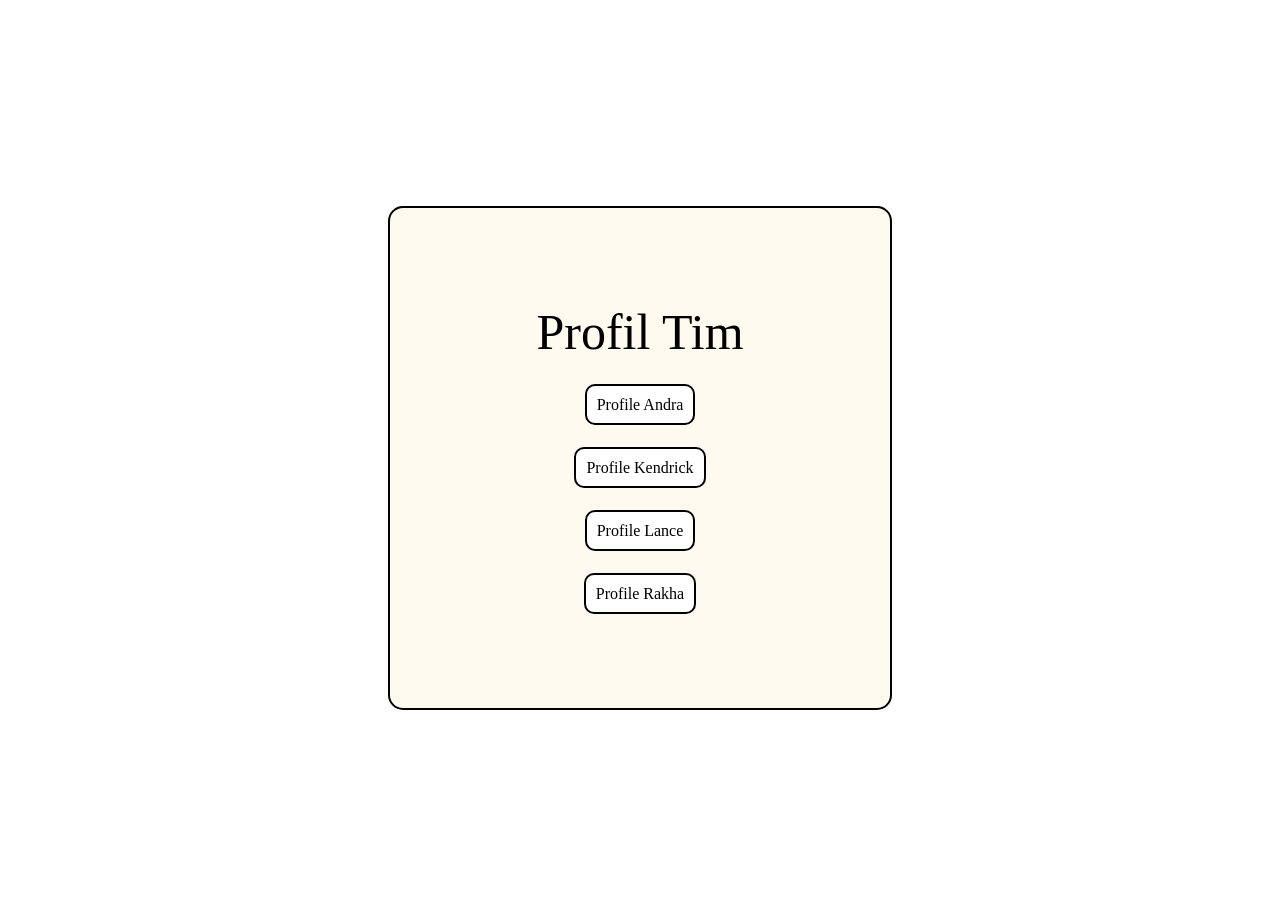
<file: index.html>
<!DOCTYPE html>
<html lang="en">

<head>
    <meta charset="UTF-8">
    <meta name="viewport" content="width=device-width, initial-scale=1.0">
    <title>Document</title>
    <style>
        body {
            display: flex;
            justify-content: center;
            align-items: center;
            min-height: 100vh;
            font-family: Georgia, 'Times New Roman', Times, serif;
        }

        #container {
            display: flex;
            justify-content: center;
            align-items: center;
            flex-direction: column;
            gap: 25px;
            width: 500px;
            height: 500px;
            background-color: floralwhite;
            border-radius: 15px;
            border: 2px solid black;
        }

        #container> :nth-child(1) {
            font-size: 50px;
        }

        a {
            text-decoration: none;
            color: black;
            background: #ffffff;
            border: 2px solid  black;
            border-radius: 10px;
            padding: 10px;      
        }

        #container :nth-child(2), 
        #container :nth-child(3),
        #container :nth-child(4),
        #container :nth-child(5){
            margin: 10px;
        }

    </style>
</head>

<body>
    <div id="container">
        <div>
            Profil Tim
        </div>
        <div>
            <a href="Andra/Andra.html">Profile Andra</a>
        </div>
        <div>
            <a href="Kendrick/Kendrick.html">Profile Kendrick</a>
        </div>
        <div>
            <a href="Lance/Lance.html">Profile Lance</a>
        </div>
        <div>
            <a href="Rakha/Rakha.html">Profile Rakha</a>
        </div>
    </div>

</body>

</html>
</file>
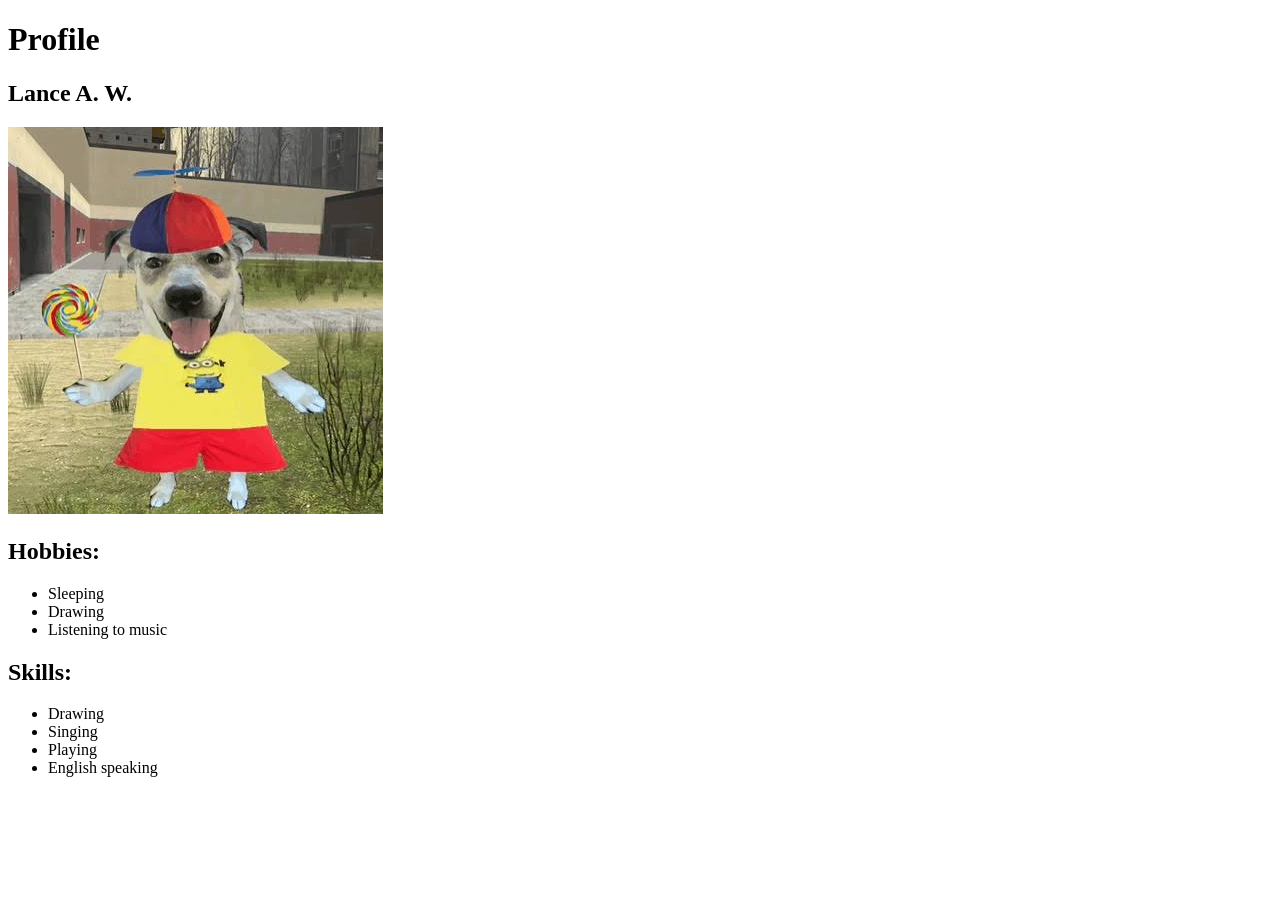
<file: Lance.html>
<!DOCTYPE html>
<html lang="en">
<head>
    <meta charset="UTF-8">
    <meta name="viewport" content="width=device-width, initial-scale=1.0">
    <title>Document</title>
    <style>

    </style>
</head>
<body>
    <h1>Profile</h1>
    <h2>Lance A. W.</h2>
    <img src="happy_dog.jpg">
    <h2>Hobbies:</h2>
    <ul>
        <li>Sleeping</li>
        <li>Drawing</li>
        <li>Listening to music</li>
    </ul>
    <h2>Skills:</h2>
    <ul>
        <li>Drawing</li>
        <li>Singing</li>
        <li>Playing</li>
        <li>English speaking</li>
    </ul>
</body>
</html>
</file>
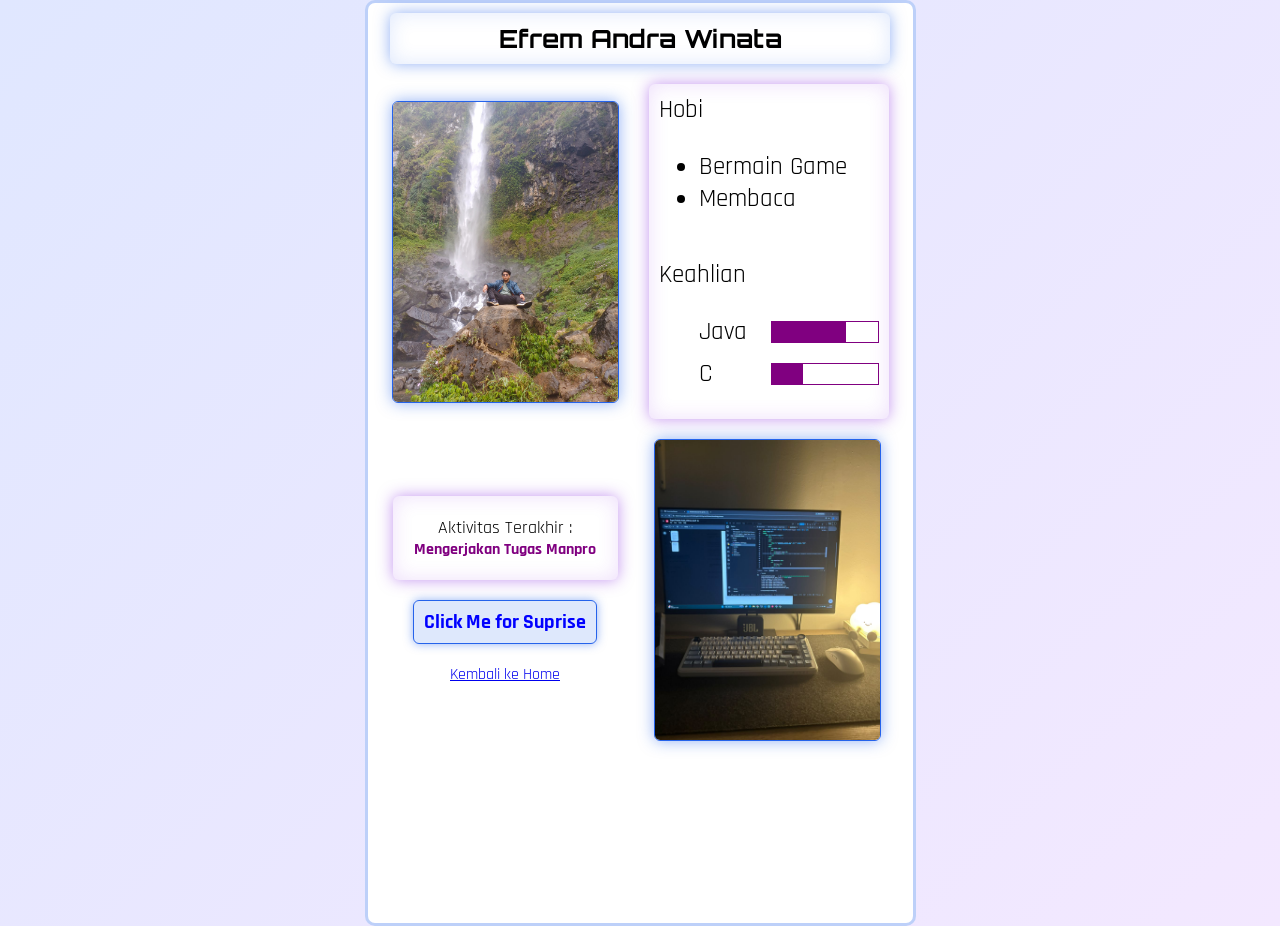
<file: Andra/Andra.html>
<!DOCTYPE html>
<html lang="en">

<head>
    <meta charset="UTF-8">
    <meta name="viewport" content="width=device-width, initial-scale=1.0">
    <title>Document</title>
    <link rel="stylesheet" href="styles.css">
    <link
        href="https://fonts.googleapis.com/css2?family=Orbitron:wght@500;700&family=Rajdhani:wght@500;700&display=swap"
        rel="stylesheet">
        <script src="script.js" defer></script>
</head>

<body>
    <div id="content-wrapper">
        <div>Efrem Andra Winata</div>
        <div id="content_1">
            <div>
                <img src="20240731_145434.jpg" alt="" height="300">
            </div>
            <div>
                <div id="Hobi-wrapper">
                    <div>Hobi</div>
                    <ul>
                        <li>Bermain Game</li>
                        <li>Membaca</li>
                    </ul>
                </div>
                <div id="keahlian-wrapper">
                    <div>Keahlian</div>
                    <ul class="skill">
                        <li>
                            <span class="skill-name">Java</span>
                            <div class="grafik">
                                <div class="isi-grafik" style="width: 70%"></div>
                            </div>
                        </li>
                        <li>
                            <span class="skill-name">C</span>
                            <div class="grafik">
                                <div class="isi-grafik" style="width: 30%"></div>
                            </div>
                        </li>
                    </ul>
                </div>
            </div>
        </div>
        <div id="content_2">
            <div>
                <div id="text-area">
                    <div>Aktivitas Terakhir : </div>
                    <div>Mengerjakan Tugas Manpro</div>
                </div>
                <div>
                    <button class="btn" id="btn-surprise">Click Me for Suprise</button>
                    <img id="gif-surprise" src="surprise.gif" alt="surprise" width="150">
                    <div id="overlay"></div>
                </div>
                <a href="..\index.html" class="btn-home">Kembali ke Home</a>
            </div>
            <div>
                <img src="aktivitasTerakhir1.jpg" alt="Gambar ngoding" height="300">
            </div>
        </div>
    </div>
</body>

</html>
</file>
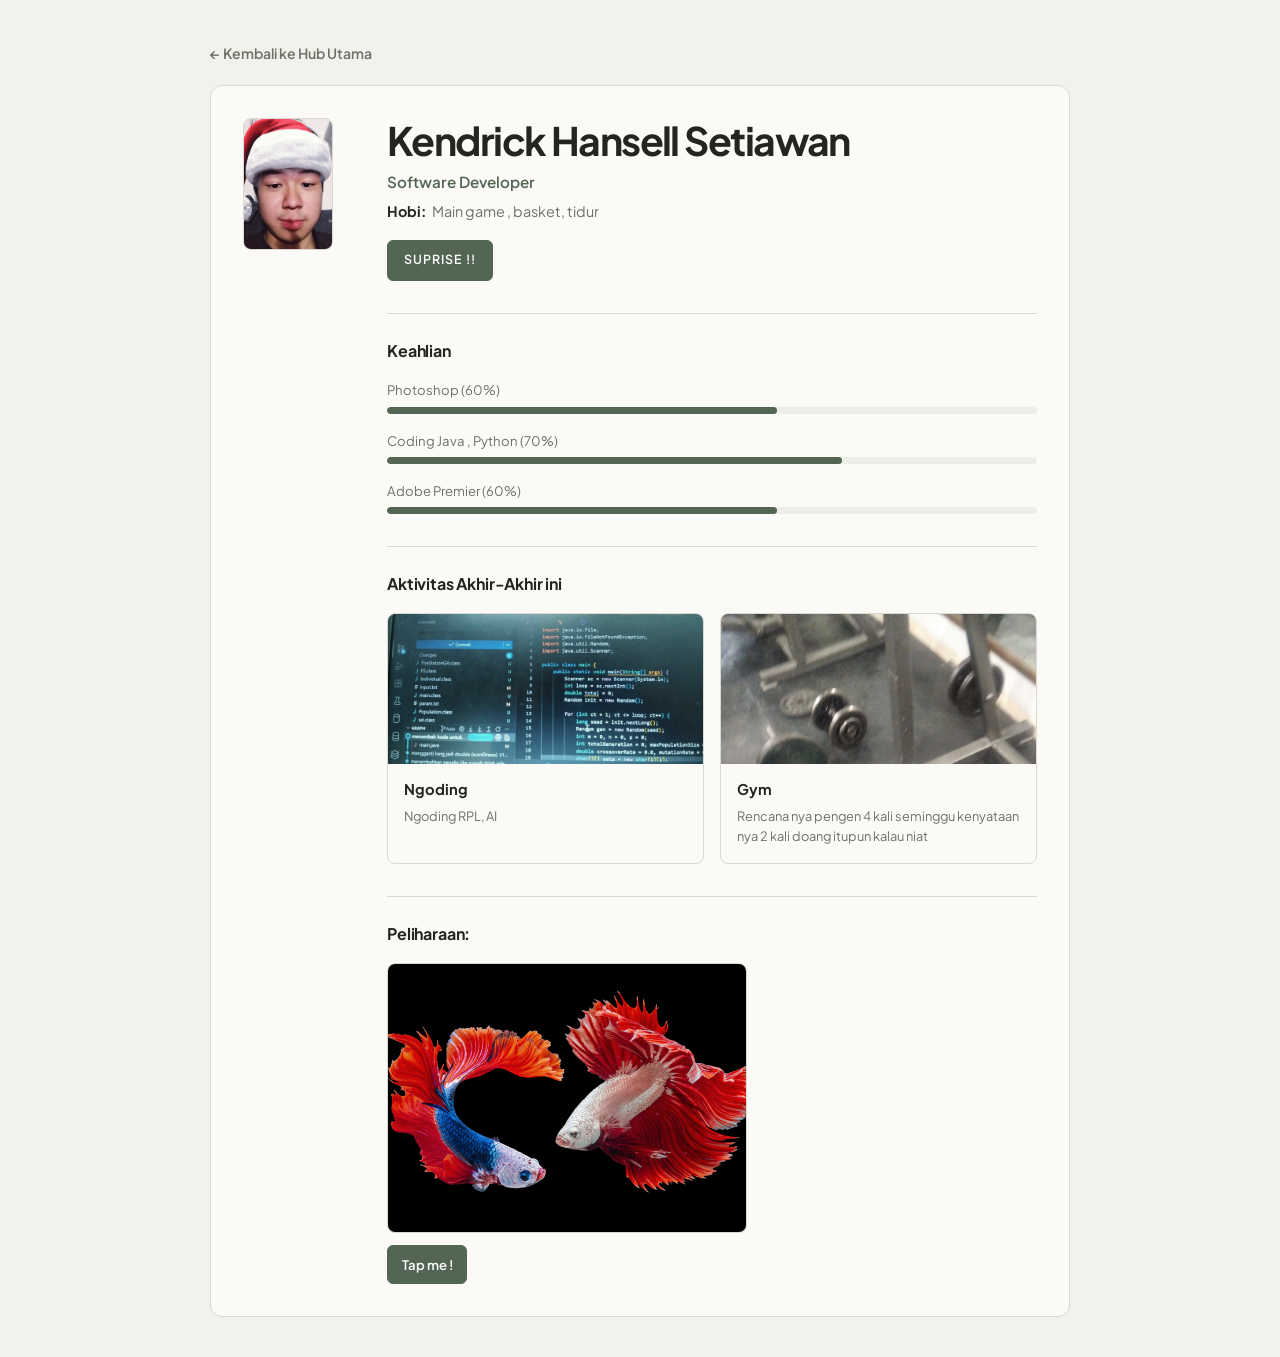
<file: kendrick/Kendrick.html>
<!DOCTYPE html>
<html lang="id">

<head>
    <meta charset="UTF-8">
    <meta name="viewport" content="width=device-width, initial-scale=1.0">
    <title>Profil Anggota - Super Team</title>
    <link rel="stylesheet" href="Kendrick.css">
    <link href="https://fonts.googleapis.com/css2?family=Plus+Jakarta+Sans:wght@400;600;800&display=swap"
        rel="stylesheet">
    <script src="Script.js" defer></script>

</head>

<body>

    <div class="container">
        <!-- Tombol Kembali (Siklus 1) -->
        <a href="../index.html" class="back-link">&larr; Kembali ke Hub Utama</a>

        <!-- Profile Header (Siklus 1) -->
        <header class="profile-card">
            <img src="./fotokendrick.jpeg" alt="Foto Lucu" class="profile-foto">


            <div class="profile-info">
                <h1>Kendrick Hansell Setiawan</h1>
                <p class="role-text">Software Developer</p>
                <p class="hobi-text"><strong>Hobi:</strong>Main game , basket, tidur</p>
                <button id="surpriseBtn" class="btn-fun" type="button">SUPRISE !!</button>

                <section class="box-section">
                    <h3>Keahlian</h3>

                    <div class="skill-bar">
                        <span class="skill-label">Photoshop (60%)</span>
                        <div class="bar">
                            <div class="fill" style="width: 60%;"></div>
                        </div>
                    </div>

                    <div class="skill-bar">
                        <span class="skill-label">Coding Java , Python (70%)</span>
                        <div class="bar">
                            <div class="fill" style="width: 70%;"></div>
                        </div>
                    </div>

                    <div class="skill-bar">
                        <span class="skill-label">Adobe Premier (60%)</span>
                        <div class="bar">
                            <div class="fill" style="width: 60%;"></div>
                        </div>
                    </div>
                </section>

                <section class="box-section">
                    <h3>Aktivitas Akhir-Akhir ini</h3>
                    <div class="activity-grid">
                        <div class="activity-card">
                            <img src="./fotocoding.jpeg" alt="Koding">
                            <div class="card-body">
                                <h4>Ngoding</h4>
                                <p>Ngoding RPL, AI</p>
                            </div>
                        </div>

                        <div class="activity-card">
                            <img src="./fotogym.jpeg" alt="Gym" class="gymfoto">
                            <div class="card-body">
                                <h4>Gym</h4>
                                <p>Rencana nya pengen 4 kali seminggu kenyataan nya 2 kali doang itupun kalau niat </p>
                            </div>
                        </div>
                    </div>
                </section>
                <section class="box-section">
                    <h3>Peliharaan: </h3>
                    <div class="pet-wrapper">
                        <img src="./fotocupang.avif" loading="lazy" id="imagecupang" alt="Ikan cupang peliharaan">
                        <button id="feedPetBtn" class="btn-small">Tap me !</button>
                    </div>
                </section>

            </div>
        </header>




    </div>

    <div id="petGifOverlay" class="pet-gif-overlay" role="dialog" aria-modal="true"
        aria-label="Animasi ikan cupang" aria-hidden="true">
        <button id="closePetGif" class="pet-gif-close" type="button" aria-label="Tutup animasi">&times;</button>
        <img id="petGif" src="./ikancupang.gif" alt="Animasi ikan cupang">
    </div>

</body>

</html>
</file>
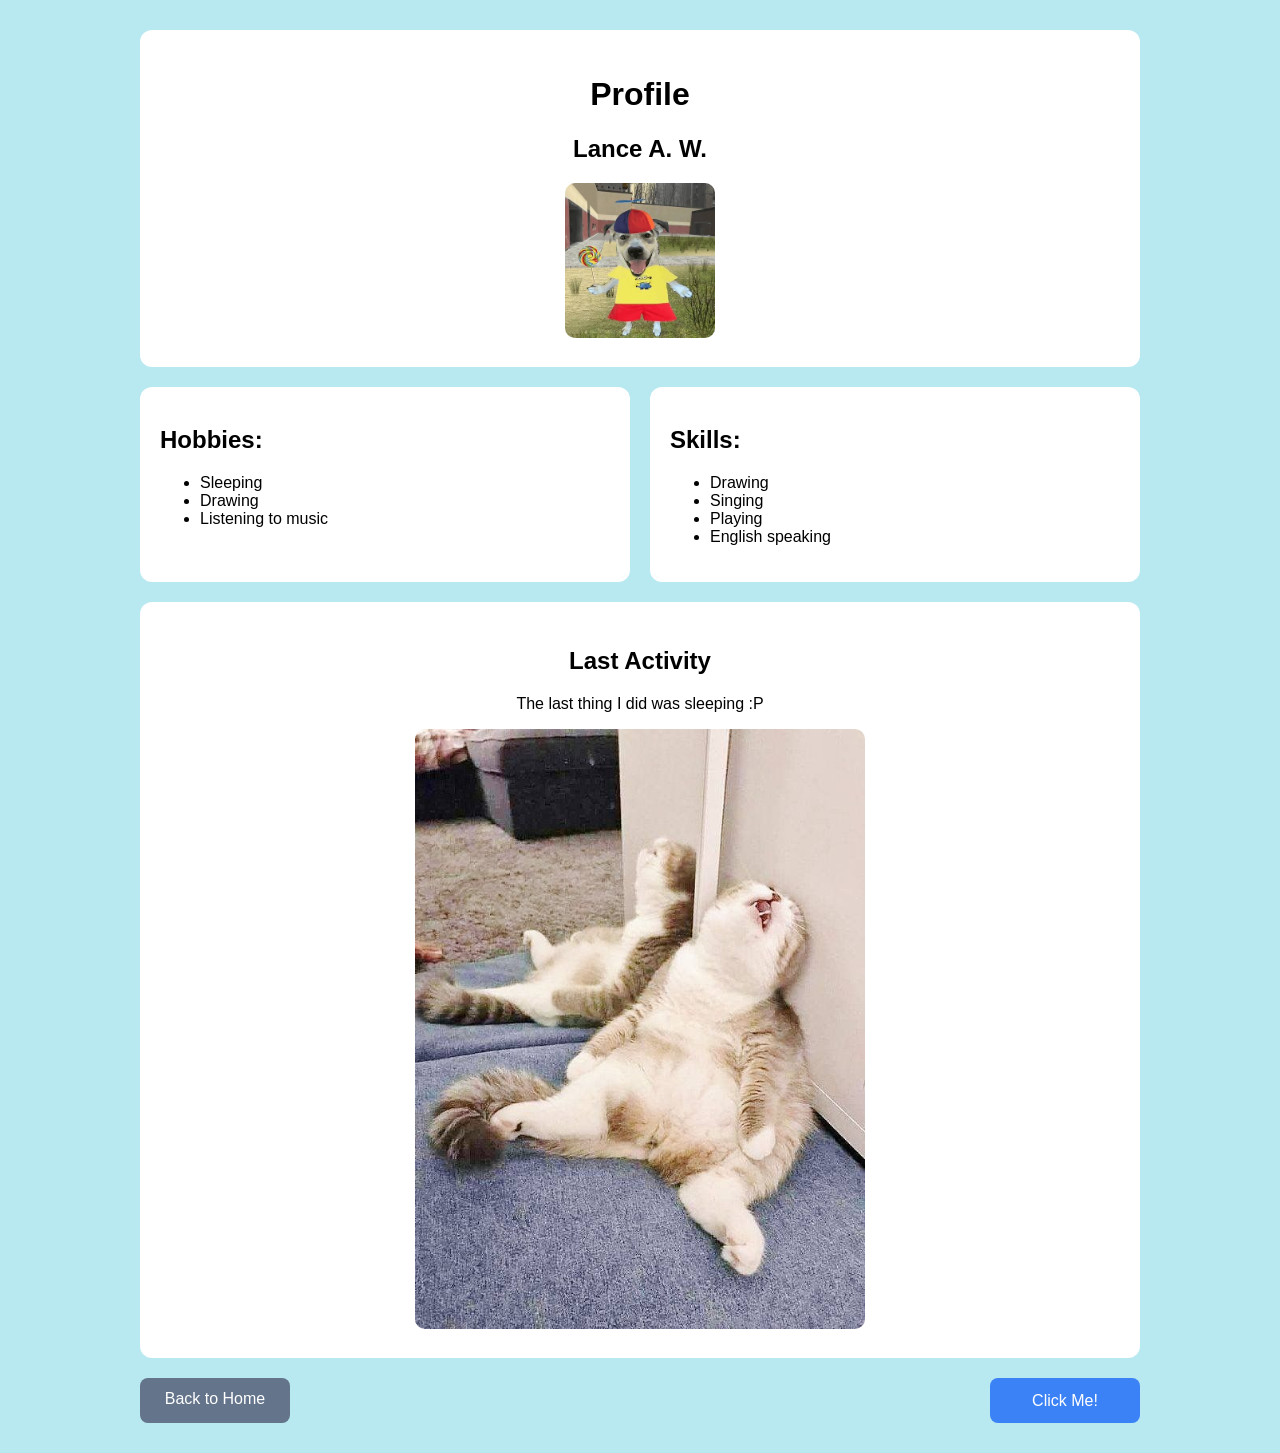
<file: Lance/Lance.html>
<!DOCTYPE html>
<html lang="en">
<head>
    <meta charset="UTF-8">
    <meta name="viewport" content="width=device-width, initial-scale=1.0">
    <title>Profile</title>
    <link rel="stylesheet" href="style.css">
</head>
<body>
    <div class="container">
        <div class="header">
            <h1>Profile</h1>
            <h2>Lance A. W.</h2>
            <img src="happy_dog.jpg" alt="Happy Dog">
        </div>

        <div class="hobbies">
            <h2>Hobbies:</h2>
            <ul>
                <li>Sleeping</li>
                <li>Drawing</li>
                <li>Listening to music</li>
            </ul>
        </div>

        <div class="skills">
            <h2>Skills:</h2>
            <ul>
                <li>Drawing</li>
                <li>Singing</li>
                <li>Playing</li>
                <li>English speaking</li>
            </ul>
        </div>

        <div class="activity">
            <h2>Last Activity</h2>
            <p>The last thing I did was sleeping :P</p>

            <img src="sleeping_cat.jpg" alt="Sleeping Cat" width="450">
        </div>

        <div class="buttons">
            <a href="../index.html" class="home-button">Back to Home</a>

            <button id="interactionButton" class="interaction-button">
                Click Me!
            </button>
        </div>
    </div>

    <div class="gif-screen" id="gifScreen">
        <img id="surpriseGif" src="nyan_cat_gif.gif" alt="Surprise GIF">

        <button id="backButton" class="back-button">
            Back
        </button>
    </div>

    <script src="script.js"></script>
</body>
</html>
</file>
<file: Andra/styles.css>
body {
     display: flex;
     margin: 0px;
     min-width: 100vh;
     justify-content: center;
     font-family: 'Rajdhani', sans-serif;
     background: linear-gradient(135deg, #e0e7ff, #f3e8ff);
 }

 #content-wrapper {
     display: flex;
     flex-direction: column;
     width: 525px;
     min-height: 100vh;
     padding: 10px;
     gap: 20px;
     align-items: center;
     border: 3px solid rgba(37, 99, 235, 0.3);
     border-radius: 10px;
     background: #ffffff;

 }

 #content-wrapper> :nth-child(1) {
     font-family: 'Orbitron', sans-serif;
     display: flex;
     font-size: 25px;
     font-weight: bold;
     width: 500px;
     align-items: center;
     justify-content: center;
     border-radius: 6px;
     box-shadow: 0 0 15px rgba(37, 99, 235, 0.5), inset 0 0 20px rgba(37, 99, 235, 0.15);
     padding: 10px;
     box-sizing: border-box;
 }

 #content_1 {
     display: flex;
     gap: 30px;
     width: 500px;
     justify-content: center;
 }

 #content_1> :nth-child(1) {
     display: flex;
     flex-direction: column;
     align-items: center;
     justify-content: center;
     gap: 10px;

 }

 #content_1> :nth-child(2) {
     display: flex;
     flex-direction: column;
     align-items: center;
     justify-content: center;
     box-sizing: border-box;
     border-radius: 6px;
     box-shadow: 0 0 15px rgba(138, 43, 226, 0.5), inset 0 0 20px rgba(138, 43, 226, 0.15);
     gap: 15px;
     padding: 10px;

 }

 #Hobi-wrapper {
     display: flex;
     flex-direction: column;
     font-size: 25px;
     width: 220px;
     height: 150px;
 }

 #keahlian-wrapper {
     display: flex;
     flex-direction: column;
     font-size: 25px;
     width: 220px;
     height: 150px;
 }

 #content-wrapper> :nth-child(3) {
     display: flex;
     align-items: center;
 }

 .skill li {
     display: flex;
     align-items: center;
     gap: 12px;
     margin-bottom: 10px;
 }

 .skill-name {
     display: inline-block;
     width: 60px;
     flex-shrink: 0;
 }

 .grafik {
     width: 200px;
     height: 20px;
     background-color: white;
     border: 1px solid purple;
 }

 .isi-grafik {
     height: 100%;
     background-color: purple;
 }

 #content_2 {
     display: flex;
     flex-direction: row;
     gap: 30px;
     width: 500px;
     justify-content: center;
 }

 #content_2> :nth-child(1) {
     display: flex;
     flex-direction: column;
     text-align: center;
     box-sizing: border-box;
     gap: 20px;
     width: 225px;
 }

 #text-area {
     padding: 20px;
     border-radius: 6px;
     box-shadow: 0 0 15px rgba(138, 43, 226, 0.5), inset 0 0 20px rgba(138, 43, 226, 0.15);
 }

 #text-area> :nth-child(1) {
     font-size: large;
 }

 #text-area> :nth-child(2) {
     font-weight: bold;
     color: purple;
 }

 #content_2> :nth-child(2) {
     display: flex;
     justify-content: center;
     width: 240px;
 }

 .btn {
     font-family: 'Rajdhani', sans-serif;
     font-size: 20px;
     font-weight: bold;
     color: blue;
     background: rgba(37, 99, 235, 0.15);
     border: 1px solid rgb(37, 99, 235);
     border-radius: 6px;
     padding: 8px 10px;
     cursor: pointer;
     box-shadow: 0 0 10px rgba(37, 99, 235, 0.5);
 }

 #content_1 img,
 #content_2 img {
     border: 1px solid rgb(37, 99, 235);
     border-radius: 6px;
     box-shadow: 0 0 15px rgba(37, 99, 235, 0.5);
 }

 #gif-surprise {
     display: none;
     position: fixed;
     top: 50%;
     left: 50%;
     transform: translate(-50%, -50%);
     width: 300px;
     z-index: 100;
 }

 #overlay {
     display: none;
     position: fixed;
     inset: 0;
     background: rgba(0, 0, 0, 0.6);
     z-index: 99;
 }
</file>
<file: kendrick/Kendrick.css>
:root {
    --page-bg: #f2f1ec;
    --surface: #fbfaf7;
    --surface-muted: #eeeee8;
    --text: #232620;
    --text-muted: #6d7168;
    --accent: #526653;
    --accent-hover: #3f5040;
    --border: #d8d9d2;
}

* {
    box-sizing: border-box;
    margin: 0;
    padding: 0;
}

body {
    min-height: 100vh;
    padding: 2.5rem 1rem;
    background: var(--page-bg);
    color: var(--text);
    font-family: 'Plus Jakarta Sans', sans-serif;
    line-height: 1.6;
}

button,
a {
    -webkit-tap-highlight-color: transparent;
}

.container {
    width: min(100%, 860px);
    margin: 0 auto;
}

.back-link {
    display: inline-block;
    margin-bottom: 1.25rem;
    color: var(--text-muted);
    font-size: 0.88rem;
    font-weight: 600;
    text-decoration: none;
}

.back-link:hover {
    color: var(--text);
}

.profile-card {
    display: grid;
    grid-template-columns: 112px minmax(0, 1fr);
    align-items: start;
    gap: 2rem;
    padding: 2rem;
    background: var(--surface);
    border: 1px solid var(--border);
    border-radius: 12px;
    justify-content: center;
}

.profile-foto {
    width: 90px;
    height: 132px;
    object-fit: cover;
    border: 1px solid var(--border);
    border-radius: 8px;
}

.profile-info {
    min-width: 0;
}

.profile-info h1 {
    max-width: 620px;
    font-size: clamp(1.75rem, 5vw, 2.45rem);
    line-height: 1.15;
    letter-spacing: -0.04em;
}

.role-text {
    margin-top: 0.45rem;
    color: var(--accent);
    font-size: 0.95rem;
    font-weight: 600;
}

.hobi-text {
    margin: 0.4rem 0 1rem;
    color: var(--text-muted);
    font-size: 0.9rem;
}

.hobi-text strong {
    margin-right: 0.35rem;
    color: var(--text);
}

.box-section {
    margin-top: 2rem;
    padding-top: 1.5rem;
    border-top: 1px solid var(--border);
}

.box-section h3 {
    margin-bottom: 1rem;
    font-size: 1rem;
    letter-spacing: -0.01em;
}

.skill-bar:not(:last-child) {
    margin-bottom: 1rem;
}

.skill-label {
    display: block;
    margin-bottom: 0.4rem;
    color: var(--text-muted);
    font-size: 0.82rem;
}

.bar {
    height: 7px;
    overflow: hidden;
    background: var(--surface-muted);
    border-radius: 20px;
}

.fill {
    height: 100%;
    background: var(--accent);
    border-radius: inherit;
}

.btn-fun,
.btn-small {
    border: 1px solid var(--accent);
    background: var(--accent);
    color: #ffffff;
    font: inherit;
    font-weight: 600;
    cursor: pointer;
    transition: background-color 160ms ease, border-color 160ms ease, transform 160ms ease;
}

.btn-fun {
    padding: 0.6rem 1rem;
    border-radius: 6px;
    font-size: 0.78rem;
    letter-spacing: 0.08em;
}

.btn-small {
    margin-top: 0.8rem;
    padding: 0.5rem 0.85rem;
    border-radius: 6px;
    font-size: 0.82rem;
}

.btn-fun:hover,
.btn-small:hover {
    border-color: var(--accent-hover);
    background: var(--accent-hover);
    transform: translateY(-1px);
}

.btn-fun:focus-visible,
.btn-small:focus-visible,
.pet-gif-close:focus-visible,
.back-link:focus-visible {
    outline: 3px solid rgba(82, 102, 83, 0.28);
    outline-offset: 3px;
}

.activity-grid {
    display: grid;
    grid-template-columns: repeat(2, minmax(0, 1fr));
    gap: 1rem;
}

.activity-card {
    overflow: hidden;
    background: var(--surface);
    border: 1px solid var(--border);
    border-radius: 8px;
}

.activity-card img {
    display: block;
    width: 100%;
    height: 150px;
    object-fit: cover;
    filter: saturate(0.82);
}

.activity-card .gymfoto {
    object-position: center top;
}

.card-body {
    padding: 0.9rem 1rem 1rem;
}

.card-body h4 {
    margin-bottom: 0.25rem;
    font-size: 0.92rem;
}

.card-body p {
    color: var(--text-muted);
    font-size: 0.8rem;
}

.pet-wrapper {
    display: flex;
    flex-direction: column;
    align-items: flex-start;
}

#imagecupang {
    display: block;
    width: min(100%, 360px);
    aspect-ratio: 4 / 3;
    object-fit: cover;
    border: 1px solid var(--border);
    border-radius: 8px;
    filter: saturate(0.86);
}

/* Dibuat oleh JavaScript ketika tombol TAP ME1 ditekan. */
.confetti-piece {
    position: fixed;
    top: -20px;
    left: var(--start-x);
    z-index: 5000;
    width: var(--piece-width);
    height: var(--piece-height);
    pointer-events: none;
    opacity: 0;
    animation: confetti-fall var(--duration) linear var(--delay) forwards;
}

@keyframes confetti-fall {
    0% {
        opacity: 1;
        transform: translate3d(0, -5vh, 0) rotate(0deg);
    }
    100% {
        opacity: 0.9;
        transform: translate3d(var(--drift), 110vh, 0) rotate(var(--rotation));
    }
}

.pet-gif-overlay {
    display: none;
    position: fixed;
    inset: 0;
    z-index: 9999;
    align-items: center;
    justify-content: center;
    padding: 1rem;
    background: rgba(25, 27, 24, 0.92);
}

.pet-gif-overlay.active {
    display: flex;
}

.pet-gif-overlay img {
    display: block;
    max-width: 95vw;
    max-height: 90vh;
    object-fit: contain;
    border-radius: 8px;
}

.pet-gif-close {
    position: absolute;
    top: 1rem;
    right: 1.25rem;
    z-index: 1;
    padding: 0.25rem;
    border: 0;
    background: transparent;
    color: #ffffff;
    font-size: 2.5rem;
    line-height: 1;
    cursor: pointer;
}

body.overlay-open {
    overflow: hidden;
}

@media (max-width: 680px) {
    body {
        padding: 1.5rem 0.8rem;
    }

    .profile-card {
        grid-template-columns: 1fr;
        gap: 1.25rem;
        padding: 1.25rem;
    }

    .profile-foto {
        width: 88px;
        height: 88px;
    }

    .activity-grid {
        grid-template-columns: 1fr;
    }
}

@media (prefers-reduced-motion: reduce) {
    *,
    *::before,
    *::after {
        scroll-behavior: auto !important;
        animation-duration: 0.01ms !important;
        animation-iteration-count: 1 !important;
        transition-duration: 0.01ms !important;
    }
}
</file>
<file: Lance/style.css>
body {
    font-family: Arial, sans-serif;
    background-color: #b8e8f0;
    margin: 0;
    padding: 30px;
}

.container {
    display: grid;
    grid-template-columns: 1fr 1fr;
    gap: 20px;
    max-width: 1000px;
    margin: auto;
}

.header {
    grid-column: 1 / 3;
    background-color: white;
    padding: 25px;
    border-radius: 12px;
    text-align: center;
}

.header img {
    width: 150px;
    border-radius: 10px;
}

.hobbies {
    background-color: white;
    padding: 20px;
    border-radius: 12px;
}

.skills {
    background-color: white;
    padding: 20px;
    border-radius: 12px;
}

.activity {
    grid-column: 1 / 3;
    background-color: white;
    padding: 25px;
    border-radius: 12px;
    text-align: center;
}

.activity img {
    max-width: 100%;
    height: auto;
    border-radius: 10px;
}

.buttons {
    grid-column: 1 / 3;
    display: flex;
    justify-content: space-between;
    align-items: center;
}

.home-button {
    background-color: #64748b;
    color: white;
    padding: 12px 20px;
    text-decoration: none;
    border-radius: 8px;
}

.interaction-button {
    background-color: #3b82f6;
    color: white;
    padding: 12px 20px;
    border: none;
    border-radius: 8px;
}

.home-button, .interaction-button {
    width: 150px;
    height: 45px;
    box-sizing: border-box;
    text-align: center;
    font-size: 16px;
}

.gif-screen {
    display: none;
    position: fixed;
    top: 0;
    left: 0;
    width: 100%;
    height: 100%;
    background-color: black;
    justify-content: center;
    align-items: center;
    z-index: 1000;
}

.gif-screen.active {
    display: flex;
}

.gif-screen img {
    max-width: 90%;
    max-height: 90%;
    object-fit: contain;
}

.back-button {
    position: absolute;
    top: 20px;
    left: 20px;
    background-color: white;
    color: black;
    padding: 12px 20px;
    border: none;
    border-radius: 8px;
    font-size: 16px;
    cursor: pointer;
}

.back-button:hover {
    background-color: lightgray;
}
</file>
